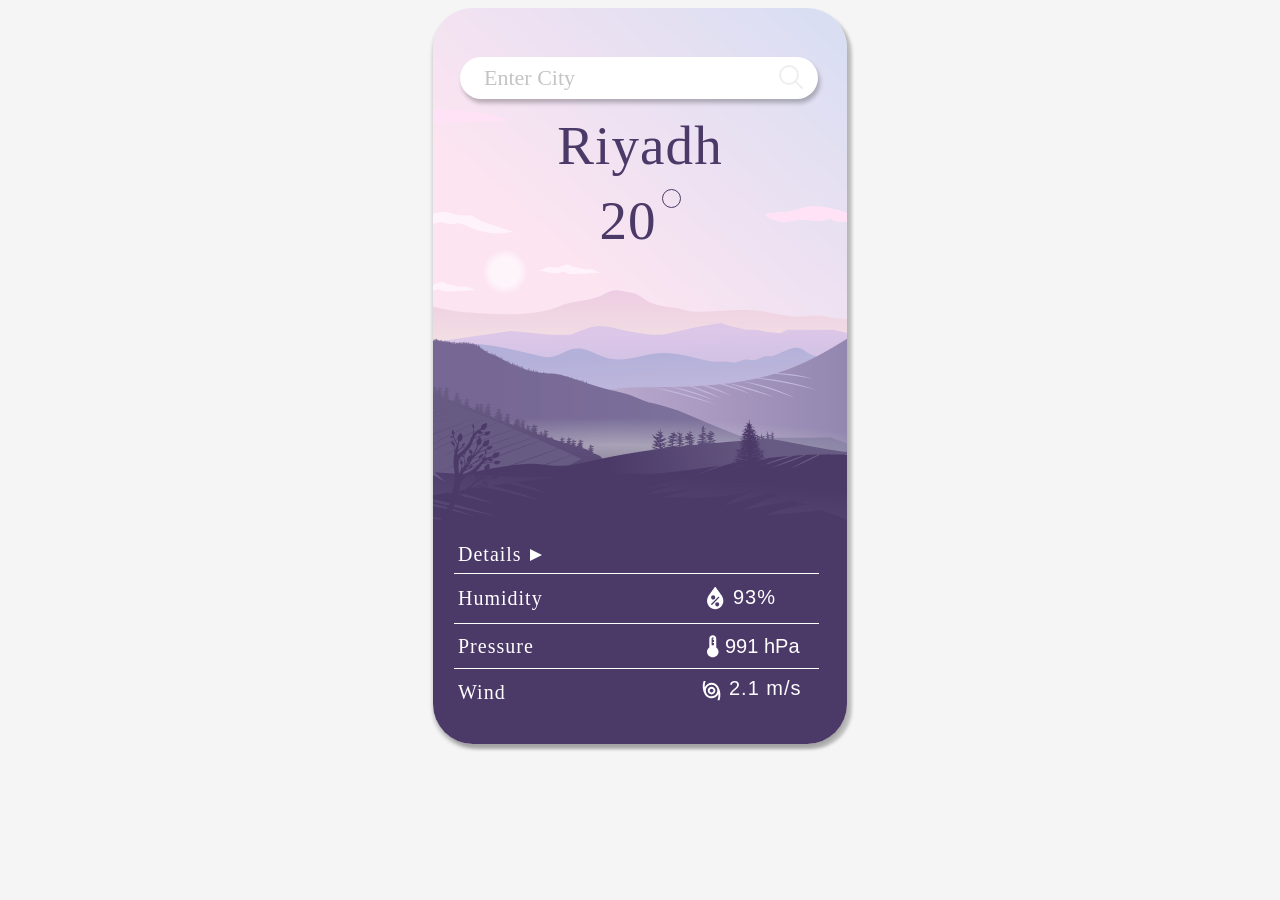
<file: index.html>
<!DOCTYPE html>
<html lang="en">
    <!--HEAD-->
<head>
    <meta charset="UTF-8">
    <meta http-equiv="X-UA-Compatible" content="IE=edge">
    <meta name="viewport" content="width=device-width, initial-scale=1.0">
    <title>Weather App</title>
    <link rel="stylesheet" href="./style.css">
</head>


    <!--BODY-->
<body>
    <!--container-->
<div class="container" style="background-image: url(./img/background-img.png);">
    <!--Form-->
<form >
    <div class="search-bar">
    <input id="city-input" type="search" placeholder="Enter City">
    <img class="icon" src="./icon/search-icon.svg" >
</div>
</form>

    <!--City & Weather-->
    <h1 id="city">Riyadh</h1>
    <!--Tempreature-->
<div class="temp">
    <div id="current">20</div>
    <span class="dot"></span>
</div>

    <!--Info-->
<div class="info">
        <div class="D">Details</div>
        <div class="triangle"></div>
        <div class="H">Humidity</div>
        <div class="P">Pressure</div>
        <div class="W">Wind</div>
</div>

    <!--lines -->
    <hr class="detail_line">
    <hr class="humidity_line">
    <hr class="pressure_line">
    <!--traingle of deatils-->
    

    <!--icons -->
<div class="icons">
    <img class="humidity_icon" src="./icon/humidity-icon.svg">
    <img class="pressure_icon" src="./icon/pressure-icon.svg">
    <img class="wind_icon" src="./icon/wind-icon.svg">
</div>

    <!--info2-->
<div class="info2">
    <div class="h2">93%</div>
    <div class="p2">991 hPa</div>
    <div class="w2">2.1 m/s</div>
<div>
    <script src="app.js"></script>
</div>
    
</div>
</div>       
</body>
</html>
</file>
<file: style.css>
body{
background-color: whitesmoke;
font-family: 'Emad-Diana' ,sans-serif;
display: flex; justify-content: center; justify-items: center;
}

.container{
border-radius: 40px;
width: 414px;
height: 736px;
box-shadow: 5px 5px 3px rgba(138, 138, 138, 0.46), 0px 4px 4px rgba(0, 0, 0, 0.25);
text-align: center;
margin-top: 0 auto;
}

.search-bar{
width: 358px;
height: 42px; 
margin-top: 49px;   
margin-left: 27px;
background: #FFFFFF;
box-shadow: 2px 4px 4px rgba(0, 0, 0, 0.25);
border-radius: 21px;
display: flex; justify-content: space-between;
}

.search-bar input{
    background: transparent;
    outline: none;
    border: none;
    font-size: 22px;
    margin-left: 22px;
    width: 290px;
    color:  #4B3968;
}

.search-bar input::placeholder{
    width: 358px;
    font-family: Emad-Diana;
    font-style: normal;
    font-weight: 300;
    font-size: 22px;
    line-height: 40px;
    text-align: left; 
    color: #C4C4C4;
}
.search-bar .icon{
    margin-right: 3%; 
    margin-top: 1%;
    width: 32px;
    height: 32px; 
    cursor: pointer;
}

.search-bar .icon:active{
    outline: 1px solid #4B3968;
}
#city{
    font-family: Emad-Diana;
    display: flex; justify-content: center; justify-items: center;
    margin-top: -5px;
    font-style: normal;
    font-weight: 300;
    font-size: 55px;
    line-height: 103px;
    text-align: center;
    letter-spacing: 0.02em;
    color: #4B3968;
}
.temp{
    display: flex; justify-content: center; justify-items: center;
    margin-top: -67px;
    
    font-family: Emad-Diana;
    font-style: normal;
    font-weight: 300;
    font-size: 55px;
    line-height: 108px;
    text-align: center;
    letter-spacing: 0.02em;
    color: #4B3968;
}

.dot{
    height: 17px;
    width: 17px;
    border-radius: 50%;
    margin-left: 5px;
    border: 1px solid #4B3968;
    margin-top: 5.27%;
    bottom: 55.56%;
}
 
.info{
    display: flex; justify-content: left; justify-items: space-between;
    margin-left: 25px;
    font-family: Emad-Diana;
    font-size: 20px;
    font-style: normal;
    line-height: 36px;
    text-align: center;
    font-weight: 300;
    color: #FFFFFF;
    letter-spacing: 0.05em;
}

.info .D{
    position: absolute;
    top: 536px;
}

.info .H{
    position: absolute;
    top: 580px;
}

.info .P{
    position: absolute;
    top: 628px;
}

.info .W{
    position: absolute;
    top: 674px;
}

.info .triangle{
    position: absolute;
    width: 0;
    height: 0;
    border-top: 6px solid transparent;
    border-bottom: 6px solid transparent;
    border-left: 12px solid white;
    margin-left: 72px;
    top: 549px;
}

.detail_line{
        display: block; justify-content: center;
        margin-left: 21px;
        width: 365px;
        height: 1px;
        position: absolute;
        top: 565px;
        border: none;
        background-color: white;
}



.humidity_line{
    display: block; justify-content: center;
        margin-left: 21px;
        width: 365px;
        height: 1px;
        position: absolute;
        top: 615px;
        border:none;
        background-color: white;


}

.pressure_line{
    display: block; justify-content: center;
        margin-left: 21px;
        width: 365px;
        height: 1px;
        position: absolute;
        top: 660px;
        border: none;
        background-color: white;
}

.icons .humidity_icon{
    display: block; justify-content: center;
        margin-left: 274px;
        position: absolute;
        top: 587px;
        width: 17.36px;
        height: 23px;


}
.icons .pressure_icon{
    display: block; justify-content: center;
    margin-left: 274px;
        position: absolute;
        top: 635px;
        width: 11.56px;
        height: 23.13px;
}

.icons .wind_icon{
    display: block; justify-content: center;
    margin-left: 267px;
        position: absolute;
        top: 679px;
        width: 24.13px;
        height: 24.13px;
}

.info2{
    display: flex; justify-content: left; justify-items: space-between;
    font-size: 20px;
    font-style: normal;
    line-height: 36px;
    text-align: center;
    font-weight: 300;
    color: #FFFFFF;
}


.info2 .h2{
    position: absolute;
    top: 579px;
    margin-left: 300px;
    letter-spacing: 0.05em;
}

.info2 .p2{
    position: absolute;
    top: 628px;
    margin-left: 292px;
}

.info2 .w2{
    position: absolute;
    top: 670px;
    margin-left: 296px;
    letter-spacing: 0.05em;
}
</file>
